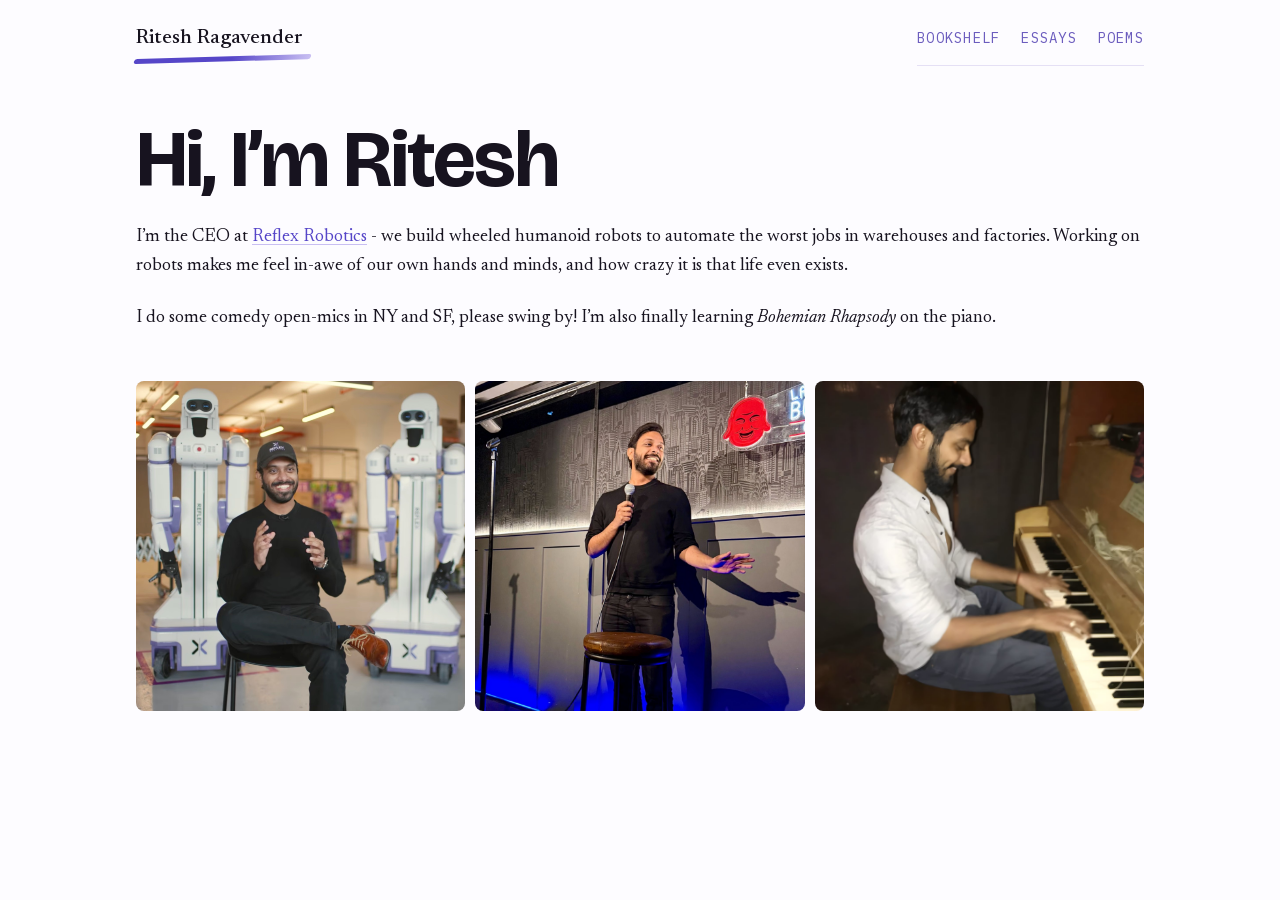
<file: index.html>
<!DOCTYPE html>
<html lang="en">
  
<head>
<meta charset="utf-8">
<meta name="viewport" content="width=device-width, initial-scale=1">

<title>Ritesh Ragavender</title>
<meta name="description" content="Ritesh Ragavender is the CEO
  of Reflex Robotics, which builds wheeled humanoid robots for
  warehouses and factories. Essays, poems and book notes.">
<link rel="canonical"
  href="https://riteshragavender.com/">

<link rel="icon" href="/assets/favicon.svg" type="image/svg+xml">
<link rel="stylesheet" href="/assets/style.css?v=13">
<script src="/js/typography.js" defer></script>
<script type="application/ld+json">
{
  "@context": "https://schema.org",
  "@type": "Person",
  "name": "Ritesh Ragavender",
  "url": "https://riteshragavender.com/",
  "jobTitle": "CEO",
  "worksFor": {
    "@type": "Organization",
    "name": "Reflex Robotics",
    "url": "https://www.reflexrobotics.com"
  }
}
</script>
</head>

<body>
<div class="wrap">

<nav class="top home">
  <a class="sig" href="/">Ritesh Ragavender</a>
  <div class="links">
    <a href="/bookshelf/">Bookshelf</a>
    <a href="/essays/">Essays</a>
    <a href="/poems/">Poems</a>
  </div>
</nav>

<header class="hero">
  <h1>Hi, I&rsquo;m Ritesh</h1>

  <div class="about-copy">
    <p>
      I&rsquo;m the CEO at <a href="https://www.reflexrobotics.com"
      target="_blank" rel="noopener">Reflex
      Robotics</a> - we build wheeled humanoid robots to automate
      the worst jobs in warehouses and factories.
      <span class="own-para-on-phone">Working on robots makes me feel
      in-awe of our own hands and minds, and how crazy it is that
      life even exists.</span>
    </p>
    <p>
      I do some comedy open-mics in NY and SF, please swing by!
      I&rsquo;m also finally learning <em>Bohemian Rhapsody</em> on the
      piano.
    </p>
  </div>

  <div class="photo-strip">
    <img src="/assets/img/landing/robots.jpg"
      alt="Ritesh seated between two Reflex Robotics robots in a
        warehouse"
      width="1500" height="1319">
    <img src="/assets/img/landing/standup.jpg" class="face-up"
      alt="Ritesh on stage with a microphone at a comedy club"
      width="1400" height="1935">
    <img src="/assets/img/landing/piano.jpg"
      alt="Ritesh playing an upright piano" width="1500"
      height="1498">
  </div>
</header>

<div class="quick-links">
  <a href="/bookshelf/">Bookshelf</a>
  <a href="/essays/">Essays</a>
  <a href="/poems/">Poems</a>
</div>

</div>
</body>
</html>
</file>
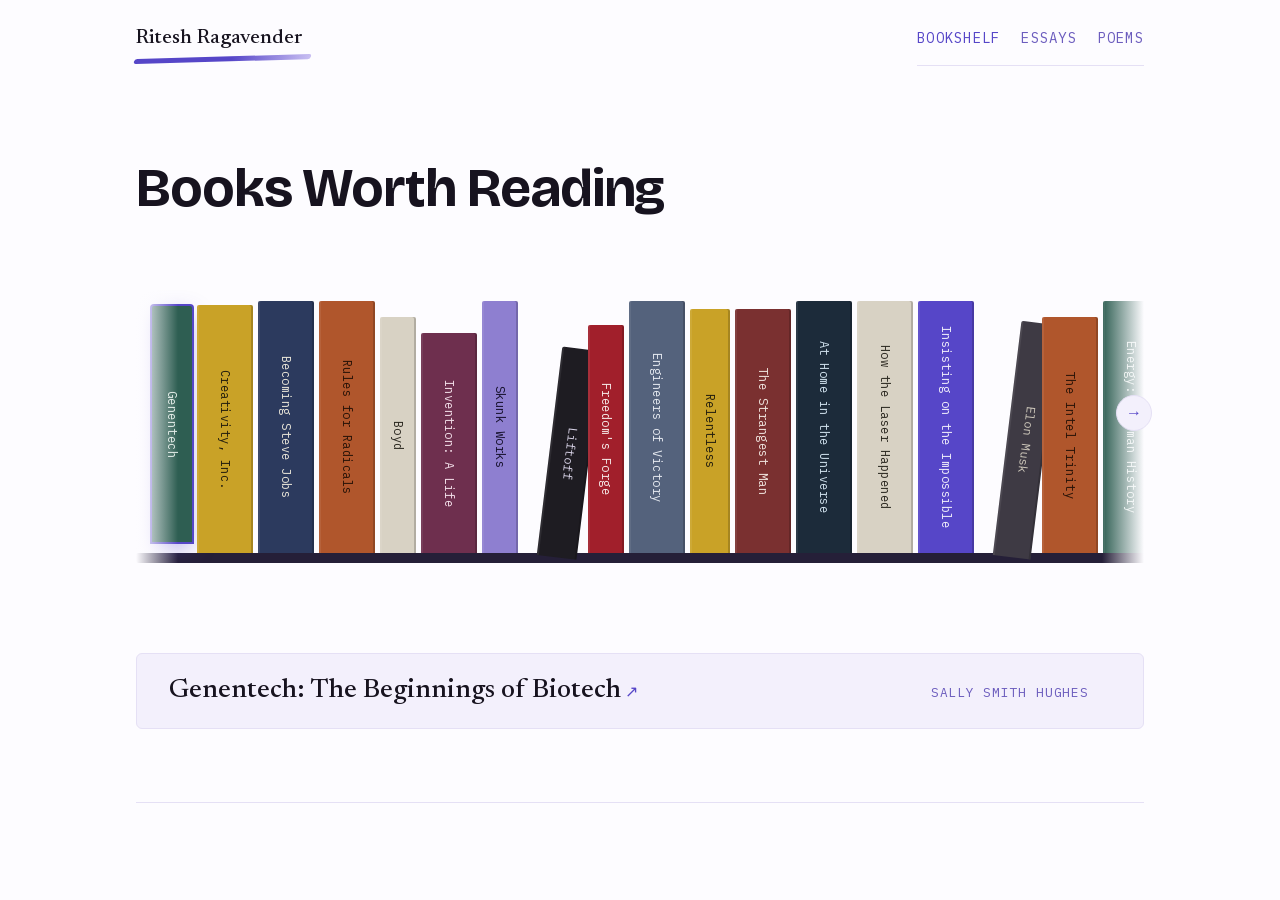
<file: bookshelf/index.html>
<!DOCTYPE html>
<html lang="en">
<head>
<meta charset="utf-8">
<meta name="viewport" content="width=device-width, initial-scale=1">
<title>Books Worth Reading</title>
<link rel="canonical"
  href="https://riteshragavender.com/bookshelf/">
<link rel="icon" href="/assets/favicon.svg" type="image/svg+xml">
<link rel="stylesheet" href="/assets/style.css?v=13">
<script src="/js/typography.js" defer></script>
<style>
/* The panel under the shelf shows only a title and an author. */
.book-log.shelf-mode summary { border-bottom:none; margin-bottom:0;
  padding:0; }
.book-log.shelf-mode .entry[open] { padding:1.2rem 2rem; }
.entry summary a { display:contents; color:inherit;
  text-decoration:none; }
.entry summary a span { pointer-events:auto; cursor:pointer; }
.entry summary a:hover .bt { color:var(--accent); }
.entry summary a .bt::after { content:' \2197'; font-size:.6em;
  color:var(--accent); }
/* The page title is shorter on a phone. */
.title-phone { display:none; }
@media (max-width:760px) {
  .title-wide { display:none; }
  .title-phone { display:inline; }
  .page-head h1 { margin-top:0; }
}
.book-log:not(.shelf-mode) summary { cursor:default; }
.book-log:not(.shelf-mode) summary::after { content:''; }
</style>
</head>
<body>
<div class="wrap">

<nav class="top">
  <a class="sig" href="/">Ritesh Ragavender</a>
  <div class="links">
    <a href="/bookshelf/" class="here">Bookshelf</a>
    <a href="/essays/">Essays</a>
    <a href="/poems/">Poems</a>
  </div>
</nav>

<div class="page-head">
  <h1><span class="title-wide">Books Worth Reading</span><span
    class="title-phone">Great Books</span></h1>
</div>

<section style="border-bottom:none; padding-top:0;">
  <div class="shelf-wrap">
<button class="shelf-nav prev" type="button"
  aria-label="Scroll shelf left">&larr;</button>
<div class="shelf-scroll"><div class="shelf-inner"><div class="shelf">
    <div class="book" role="button" data-idx="0"
      tabindex="0" style="background:#2E5E52; color:#DEEAE4; width:40px;
        height:236px;">Genentech</div>
    <div class="book" role="button" data-idx="1"
      tabindex="0" style="background:#C9A227; color:#241F0E; width:56px;
        height:248px;">Creativity, Inc.</div>
    <div class="book" role="button" data-idx="2"
      tabindex="0" style="background:#2C3A5E; color:#E8E4D8; width:56px;
        height:252px;">Becoming Steve Jobs</div>
    <div class="book" role="button" data-idx="3"
      tabindex="0" style="background:#B0562C; color:#2A1408; width:56px;
        height:252px;">Rules for Radicals</div>
    <div class="book" role="button" data-idx="4"
      tabindex="0" style="background:#D8D2C4; color:#2B2820; width:36px;
        height:236px;">Boyd</div>
    <div class="book" role="button" data-idx="5"
      tabindex="0" style="background:#6E2F4E; color:#F2DEE8; width:56px;
        height:220px;">Invention: A Life</div>
    <div class="book" role="button" data-idx="6"
      tabindex="0" style="background:#8E7FD0; color:#17122E; width:36px;
        height:252px;">Skunk Works</div>
    <div class="book lean" role="button" data-idx="7"
      tabindex="0" style="background:#1E1C22; color:#D9D4E8; width:40px;
        height:210px;">Liftoff</div>
    <div class="book" role="button" data-idx="8"
      tabindex="0" style="background:#A11F2B; color:#F5E9E7; width:36px;
        height:228px;">Freedom's Forge</div>
    <div class="book" role="button" data-idx="9"
      tabindex="0" style="background:#54627C; color:#E4E8EF; width:56px;
        height:252px;">Engineers of Victory</div>
    <div class="book" role="button" data-idx="10"
      tabindex="0" style="background:#C9A227; color:#241F0E; width:40px;
        height:244px;">Relentless</div>
    <div class="book" role="button" data-idx="11"
      tabindex="0" style="background:#7A3030; color:#EFE3DD; width:56px;
        height:244px;">The Strangest Man</div>
    <div class="book" role="button" data-idx="12"
      tabindex="0" style="background:#1C2B3A; color:#CFE0EC; width:56px;
        height:252px;">At Home in the Universe</div>
    <div class="book" role="button" data-idx="13"
      tabindex="0" style="background:#D8D2C4; color:#2B2820; width:56px;
        height:252px;">How the Laser Happened</div>
    <div class="book" role="button" data-idx="14"
      tabindex="0" style="background:#5646C8; color:#EFEDFA; width:56px;
        height:252px;">Insisting on the Impossible</div>
    <div class="book lean" role="button" data-idx="15"
      tabindex="0" style="background:#3E3A44; color:#CFC9BC; width:38px;
        height:236px;">Elon Musk</div>
    <div class="book" role="button" data-idx="16"
      tabindex="0" style="background:#B0562C; color:#2A1408; width:56px;
        height:236px;">The Intel Trinity</div>
    <div class="book" role="button" data-idx="17"
      tabindex="0" style="background:#2E5E52; color:#DEEAE4; width:56px;
        height:252px;">Energy: A Human History</div>
    <div class="book" role="button" data-idx="18"
      tabindex="0" style="background:#8E7FD0; color:#17122E; width:56px;
        height:252px;">The Prosperity Paradox</div>
    <div class="book" role="button" data-idx="19"
      tabindex="0" style="background:#2C3A5E; color:#E8E4D8; width:56px;
        height:252px;">Engines That Move Markets</div>
    <div class="book" role="button" data-idx="20"
      tabindex="0" style="background:#C9A227; color:#241F0E; width:56px;
        height:252px;">Love's Executioner</div>
    <div class="book" role="button" data-idx="21"
      tabindex="0" style="background:#6E2F4E; color:#F2DEE8; width:56px;
        height:248px;">From Third World to First</div>
    <div class="book lean" role="button" data-idx="22"
      tabindex="0" style="background:#54627C; color:#E4E8EF; width:40px;
        height:232px;">Morris Chang</div>
    <div class="book" role="button" data-idx="23"
      tabindex="0" style="background:#A11F2B; color:#F5E9E7; width:44px;
        height:244px;">The Algorithm</div>
    <div class="book" role="button" data-idx="24"
      tabindex="0" style="background:#1E1C22; color:#D9D4E8; width:44px;
        height:240px;">Cold Steel</div>
    <div class="book" role="button" data-idx="25"
      tabindex="0" style="background:#D8D2C4; color:#2B2820; width:44px;
        height:236px;">The Nvidia Way</div>
    <div class="book" role="button" data-idx="26"
      tabindex="0" style="background:#7A3030; color:#EFE3DD; width:60px;
        height:252px;">Maritime Economics</div>
    <div class="book" role="button" data-idx="27"
      tabindex="0" style="background:#5646C8; color:#EFEDFA; width:48px;
        height:244px;">American Icon</div>
    <div class="book" role="button" data-idx="28"
      tabindex="0" style="background:#C9A227; color:#241F0E; width:40px;
        height:232px;">Cable Cowboy</div>
  </div>
  <div class="shelf-board"></div></div></div>
<button class="shelf-nav next" type="button"
  aria-label="Scroll shelf right">&rarr;</button>
</div>
</section>
<section class="book-log">
  <details class="entry" name="books" data-book="genentech">
    <summary>
      <a href="https://www.amazon.com/dp/0226359182" target="_blank"
        rel="noopener">
        <span class="bt">Genentech: The Beginnings of Biotech</span>
        <span class="ba">Sally Smith Hughes</span>
      </a>
    </summary>
  </details>
  <details class="entry" name="books" data-book="creativity-inc">
    <summary>
      <a href="https://www.amazon.com/dp/0812993012" target="_blank"
        rel="noopener">
        <span class="bt">Creativity, Inc.</span>
        <span class="ba">Ed Catmull</span>
      </a>
    </summary>
  </details>
  <details class="entry" name="books" data-book="becoming-steve-jobs">
    <summary>
      <a href="https://www.amazon.com/dp/0385347405" target="_blank"
        rel="noopener">
        <span class="bt">Becoming Steve Jobs</span>
        <span class="ba">Schlender &amp; Tetzeli</span>
      </a>
    </summary>
  </details>
  <details class="entry" name="books" data-book="rules-for-radicals">
    <summary>
      <a href="https://www.amazon.com/dp/0394717368" target="_blank"
        rel="noopener">
        <span class="bt">Rules for Radicals</span>
        <span class="ba">Saul Alinsky</span>
      </a>
    </summary>
  </details>
  <details class="entry" name="books" data-book="boyd-the-fighter-pilot">
    <summary>
      <a href="https://www.amazon.com/dp/0316881465" target="_blank"
        rel="noopener">
        <span class="bt">Boyd</span>
        <span class="ba">Robert Coram</span>
      </a>
    </summary>
  </details>
  <details class="entry" name="books" data-book="invention-a-life">
    <summary>
      <a href="https://www.amazon.com/dp/1982188421" target="_blank"
        rel="noopener">
        <span class="bt">Invention: A Life</span>
        <span class="ba">James Dyson</span>
      </a>
    </summary>
  </details>
  <details class="entry" name="books" data-book="skunk-works">
    <summary>
      <a href="https://www.amazon.com/dp/0316743003" target="_blank"
        rel="noopener">
        <span class="bt">Skunk Works</span>
        <span class="ba">Ben Rich</span>
      </a>
    </summary>
  </details>
  <details class="entry" name="books" data-book="liftoff">
    <summary>
      <a href="https://www.amazon.com/dp/0062979973" target="_blank"
        rel="noopener">
        <span class="bt">Liftoff</span>
        <span class="ba">Eric Berger</span>
      </a>
    </summary>
  </details>
  <details class="entry" name="books" data-book="freedoms-forge">
    <summary>
      <a href="https://www.amazon.com/dp/1400069645" target="_blank"
        rel="noopener">
        <span class="bt">Freedom&rsquo;s Forge</span>
        <span class="ba">Arthur Herman</span>
      </a>
    </summary>
  </details>
  <details class="entry" name="books" data-book="engineers-of-victory">
    <summary>
      <a href="https://www.amazon.com/dp/1400067618" target="_blank"
        rel="noopener">
        <span class="bt">Engineers of Victory</span>
        <span class="ba">Paul Kennedy</span>
      </a>
    </summary>
  </details>
  <details class="entry" name="books" data-book="relentless">
    <summary>
      <a href="https://www.amazon.com/dp/1476714207" target="_blank"
        rel="noopener">
        <span class="bt">Relentless</span>
        <span class="ba">Tim Grover</span>
      </a>
    </summary>
  </details>
  <details class="entry" name="books" data-book="the-strangest-man">
    <summary>
      <a href="https://www.amazon.com/dp/0571222781" target="_blank"
        rel="noopener">
        <span class="bt">The Strangest Man</span>
        <span class="ba">Graham Farmelo</span>
      </a>
    </summary>
  </details>
  <details class="entry" name="books" data-book="at-home-in-the-universe">
    <summary>
      <a href="https://www.amazon.com/dp/0140174141" target="_blank"
        rel="noopener">
        <span class="bt">At Home in the Universe</span>
        <span class="ba">Stuart Kauffman</span>
      </a>
    </summary>
  </details>
  <details class="entry" name="books" data-book="how-the-laser-happened">
    <summary>
      <a href="https://www.amazon.com/dp/0195153766" target="_blank"
        rel="noopener">
        <span class="bt">How the Laser Happened</span>
        <span class="ba">Charles Townes</span>
      </a>
    </summary>
  </details>
  <details class="entry" name="books" data-book="insisting-on-the-impossible">
    <summary>
      <a href="https://www.amazon.com/dp/0738201901" target="_blank"
        rel="noopener">
        <span class="bt">Insisting on the Impossible</span>
        <span class="ba">Victor McElheny</span>
      </a>
    </summary>
  </details>
  <details class="entry" name="books" data-book="elon-musk">
    <summary>
      <a href="https://www.amazon.com/dp/1982181281" target="_blank"
        rel="noopener">
        <span class="bt">Elon Musk</span>
        <span class="ba">Walter Isaacson</span>
      </a>
    </summary>
  </details>
  <details class="entry" name="books" data-book="the-intel-trinity">
    <summary>
      <a href="https://www.amazon.com/dp/0062226762" target="_blank"
        rel="noopener">
        <span class="bt">The Intel Trinity</span>
        <span class="ba">Michael Malone</span>
      </a>
    </summary>
  </details>
  <details class="entry" name="books" data-book="energy-a-human-history">
    <summary>
      <a href="https://www.amazon.com/dp/1501105353" target="_blank"
        rel="noopener">
        <span class="bt">Energy: A Human History</span>
        <span class="ba">Richard Rhodes</span>
      </a>
    </summary>
  </details>
  <details class="entry" name="books" data-book="the-prosperity-paradox">
    <summary>
      <a href="https://www.amazon.com/dp/0062946730" target="_blank"
        rel="noopener">
        <span class="bt">The Prosperity Paradox</span>
        <span class="ba">Christensen, Ojomo &amp; Dillon</span>
      </a>
    </summary>
  </details>
  <details class="entry" name="books" data-book="engines-that-move-markets">
    <summary>
      <a href="https://www.amazon.com/dp/0471205958" target="_blank"
        rel="noopener">
        <span class="bt">Engines That Move Markets</span>
        <span class="ba">Alasdair Nairn</span>
      </a>
    </summary>
  </details>
  <details class="entry" name="books" data-book="love-executioner">
    <summary>
      <a href="https://www.amazon.com/dp/0060958340" target="_blank"
        rel="noopener">
        <span class="bt">Love&rsquo;s Executioner</span>
        <span class="ba">Irvin D. Yalom</span>
      </a>
    </summary>
  </details>
  <details class="entry" name="books" data-book="from-third-world-to-first">
    <summary>
      <a href="https://www.amazon.com/dp/0060197765" target="_blank"
        rel="noopener">
        <span class="bt">From Third World to First</span>
        <span class="ba">Lee Kuan Yew</span>
      </a>
    </summary>
  </details>
  <details class="entry" name="books" data-book="morris-chang-autobiography">
    <summary>
      <a href="https://www.amazon.com/dp/6263559675" target="_blank"
        rel="noopener">
        <span class="bt">The Autobiography of Morris Chang</span>
        <span class="ba">Morris Chang</span>
      </a>
    </summary>
  </details>
  <details class="entry" name="books" data-book="the-algorithm">
    <summary>
      <a href="https://www.amazon.com/dp/B0FGJZLZKG" target="_blank"
        rel="noopener">
        <span class="bt">The Algorithm</span>
        <span class="ba">Jon McNeill</span>
      </a>
    </summary>
  </details>
  <details class="entry" name="books" data-book="cold-steel">
    <summary>
      <a href="https://www.amazon.com/dp/0349120978" target="_blank"
        rel="noopener">
        <span class="bt">Cold Steel</span>
        <span class="ba">Bouquet &amp; Ousey</span>
      </a>
    </summary>
  </details>
  <details class="entry" name="books" data-book="the-nvidia-way">
    <summary>
      <a href="https://www.amazon.com/dp/1324086718" target="_blank"
        rel="noopener">
        <span class="bt">The Nvidia Way</span>
        <span class="ba">Tae Kim</span>
      </a>
    </summary>
  </details>
  <details class="entry" name="books" data-book="maritime-economics">
    <summary>
      <a href="https://www.amazon.com/dp/0415275571" target="_blank"
        rel="noopener">
        <span class="bt">Maritime Economics</span>
        <span class="ba">Martin Stopford</span>
      </a>
    </summary>
  </details>
  <details class="entry" name="books" data-book="american-icon">
    <summary>
      <a href="https://www.amazon.com/dp/0307886069" target="_blank"
        rel="noopener">
        <span class="bt">American Icon</span>
        <span class="ba">Bryce Hoffman</span>
      </a>
    </summary>
  </details>
  <details class="entry" name="books" data-book="cable-cowboy">
    <summary>
      <a href="https://www.amazon.com/dp/047123639X" target="_blank"
        rel="noopener">
        <span class="bt">Cable Cowboy</span>
        <span class="ba">Mark Robichaux</span>
      </a>
    </summary>
  </details>
</section>



</div>
<script src="/js/bookshelf.js" defer></script>
</body>
</html>
</file>
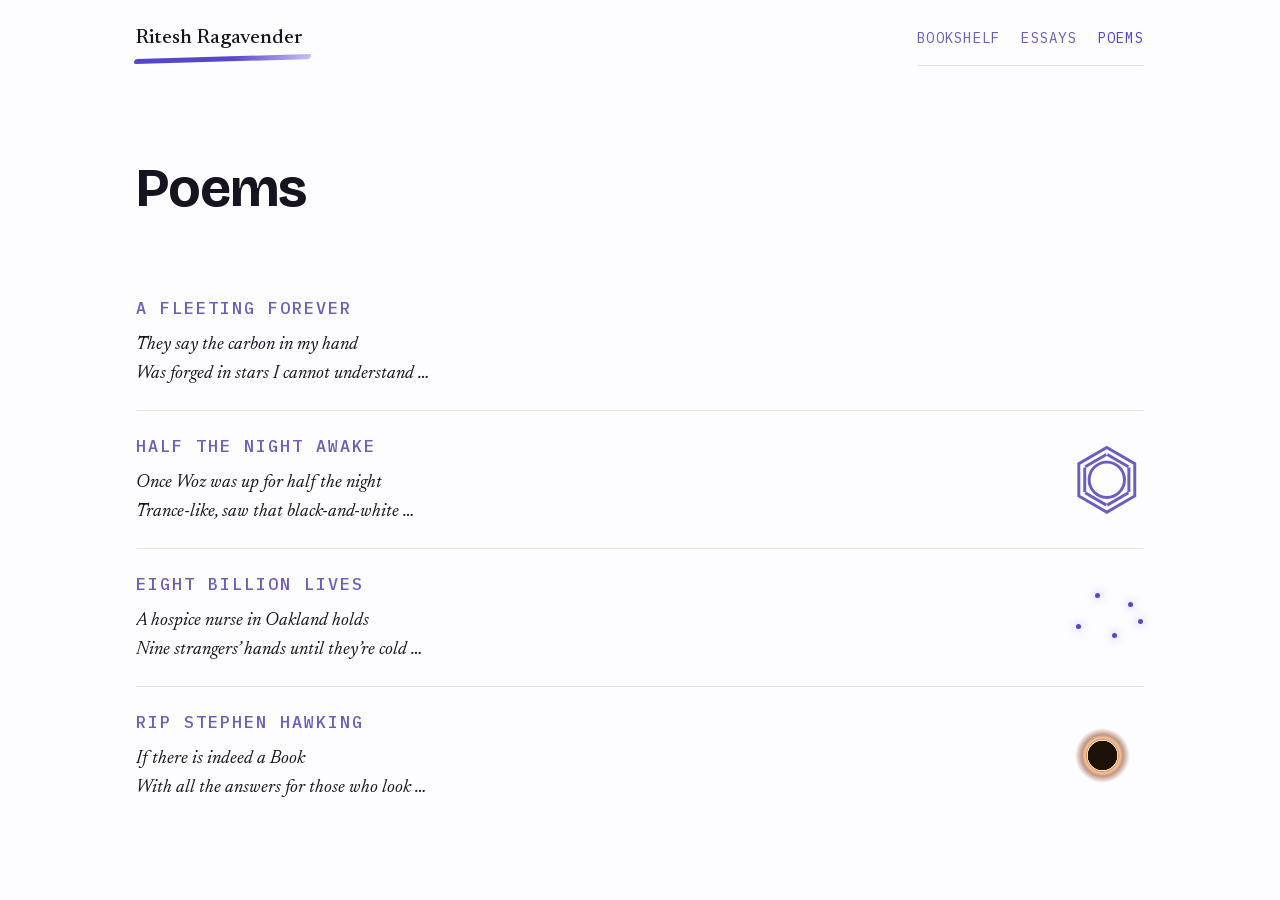
<file: poems/index.html>
<!DOCTYPE html>
<html lang="en">
<head>
<meta charset="utf-8">
<meta name="viewport" content="width=device-width, initial-scale=1">
<title>Poems</title>
<link rel="canonical"
  href="https://riteshragavender.com/poems/">
<link rel="icon" href="/assets/favicon.svg" type="image/svg+xml">
<link rel="stylesheet" href="/assets/style.css?v=13">
<script src="/js/typography.js" defer></script>

<style>
/* one small animation per row, sitting where the essay list
   puts its reading-time meta — far right, centered on the row
   &mdash; each a miniature of the visual on the poem's own page
   (the Fleeting Forever fireworks, the Half the Night Awake
   benzene ring, the Eight Billion Lives starfield, the Stephen
   Hawking black hole) rather than anything new. */
.pc-icon { grid-column:2; grid-row:1 / span 2; align-self:center;
  width:4.6rem; height:4.6rem; position:relative;
  display:inline-block; }

/* fireworks burst — two bursts on the same element, offset by
   half the cycle, so one is always mid-burst while the other
   fades. a single burst has a dead quarter (75%-100%, opacity
   flat at 0) that would otherwise leave the icon empty. */
.pc-icon-fw { font-size:1.7rem; }
.pc-icon-fw::before, .pc-icon-fw::after { content:'';
  position:absolute; left:50%; top:50%;
  width:.3em; height:.3em; margin:-.15em;
  border-radius:50%; background:#F2C568; opacity:0;
  box-shadow:
    0 -.62em 0 #F2C568, .44em -.44em 0 #FFE9BC,
    .62em 0 0 #F2C568, .44em .44em 0 #FFE9BC,
    0 .62em 0 #F2C568, -.44em .44em 0 #FFE9BC,
    -.62em 0 0 #F2C568, -.44em -.44em 0 #FFE9BC;
  animation:pc-burst 3s ease-out infinite; }
.pc-icon-fw::after { animation-delay:-1.5s; }
@keyframes pc-burst {
  0% { transform:scale(.1); opacity:0; }
  15% { opacity:1; }
  55% { transform:scale(1); opacity:.55; }
  75%, 100% { transform:scale(1.25); opacity:0; } }

/* Kekule benzene ring */
.pc-icon-ring { fill:none; stroke:var(--muted); stroke-width:4; }
.pc-icon-ring .pcb-a { animation:pc-kek-a 5s ease-in-out infinite; }
.pc-icon-ring .pcb-b { animation:pc-kek-b 5s ease-in-out infinite; }
@keyframes pc-kek-a { 0%, 42% { opacity:1; } 58%, 100% { opacity:0; } }
@keyframes pc-kek-b { 0%, 42% { opacity:0; } 58%, 100% { opacity:1; } }

/* starfield twinkle */
.pc-icon-life i { position:absolute; width:5px; height:5px;
  border-radius:50%; background:var(--accent);
  box-shadow:0 0 .5rem
    color-mix(in srgb, var(--accent) 60%, transparent);
  animation:pc-twinkle 2.6s ease-in-out infinite; }
.pc-icon-life i:nth-child(1) { left:8%;  top:58%; animation-delay:-.2s; }
.pc-icon-life i:nth-child(2) { left:34%; top:16%; animation-delay:-1.1s; }
.pc-icon-life i:nth-child(3) { left:56%; top:70%; animation-delay:-.6s; }
.pc-icon-life i:nth-child(4) { left:78%; top:28%; animation-delay:-1.8s; }
.pc-icon-life i:nth-child(5) { left:92%; top:52%; animation-delay:-.9s; }
@keyframes pc-twinkle { 0%, 100% { opacity:.25; } 50% { opacity:.95; } }

/* black hole glow */
.pc-icon-hole { border-radius:50%;
  width:5.2rem; height:5.2rem;
  --ember:#E8944D; --ember-deep:#8F4522;
  background:radial-gradient(closest-side,
    color-mix(in srgb, var(--ember) 12%, #000) 0 35%,
    color-mix(in srgb, var(--ember) 30%, #fff) 36% 37%,
    var(--ember) 38.5%,
    color-mix(in srgb, var(--ember) 55%, transparent) 42%,
    color-mix(in srgb, var(--ember-deep) 55%, transparent) 50%,
    transparent 66%);
  animation:pc-radiate 4s ease-in-out infinite; }
@keyframes pc-radiate { 0%, 100% { opacity:.7; } 50% { opacity:1; } }

/* On a phone a poem title stays on one line.
   The gap to the icon shrinks and the type scales to fit.
   The longest title is 20 characters, about 14em wide. */
@media (max-width:760px) {
  .poem-card { column-gap:1rem; }
  .poem-card h3 { white-space:nowrap; letter-spacing:.08em;
    font-size:min(1.05rem, calc((100vw - 10.1rem) / 14)); }
}
@media (prefers-reduced-motion:reduce) {
  .pc-icon-fw::before, .pc-icon-ring .pcb-a, .pc-icon-ring .pcb-b,
  .pc-icon-life i, .pc-icon-hole { animation:none !important; }
}
</style>

</head>
<body>
<div class="wrap">

<nav class="top">
  <a class="sig" href="/">Ritesh Ragavender</a>
  <div class="links">
    <a href="/bookshelf/">Bookshelf</a>
    <a href="/essays/">Essays</a>
    <a href="/poems/" class="here">Poems</a>
  </div>
</nav>

<div class="page-head list-head">
  <h1>Poems</h1>
</div>

<section style="border-bottom:none; padding-top:0;">
  <div class="poems">
    <a class="poem-card" href="/poems/fleeting-forever/">
      <h3>A Fleeting Forever</h3>
      <pre>They say the carbon in my hand
Was forged in stars I cannot understand &hellip;</pre>
      <span class="pc-icon pc-icon-fw" aria-hidden="true"></span>
    </a>
    <a class="poem-card" href="/poems/half-awake-night/">
      <h3>Half the Night Awake</h3>
      <pre>Once Woz was up for half the night
Trance-like, saw that black-and-white &hellip;</pre>
      <svg class="pc-icon pc-icon-ring" viewBox="0 0 100 100"
        aria-hidden="true">
        <polygon points="50,6 88,28 88,72 50,94 12,72 12,28"/>
        <circle cx="50" cy="50" r="24"/>
        <g class="pcb pcb-a">
          <line x1="50.6" y1="15.6" x2="79.4" y2="32.3"/>
          <line x1="79.4" y1="67.7" x2="50.6" y2="84.4"/>
          <line x1="20.0" y1="66.7" x2="20.0" y2="33.3"/>
        </g>
        <g class="pcb pcb-b">
          <line x1="80.0" y1="33.3" x2="80.0" y2="66.7"/>
          <line x1="49.4" y1="84.4" x2="20.6" y2="67.7"/>
          <line x1="20.6" y1="32.3" x2="49.4" y2="15.6"/>
        </g>
      </svg>
    </a>
    <a class="poem-card" href="/poems/eight-billion-lives/">
      <h3>Eight Billion Lives</h3>
      <pre>A hospice nurse in Oakland holds
Nine strangers&rsquo; hands until they&rsquo;re cold &hellip;</pre>
      <span class="pc-icon pc-icon-life" aria-hidden="true">
        <i></i><i></i><i></i><i></i><i></i>
      </span>
    </a>
    <a class="poem-card" href="/poems/stephen-hawking/">
      <h3>RIP Stephen Hawking</h3>
      <pre>If there is indeed a Book
With all the answers for those who look &hellip;</pre>
      <span class="pc-icon pc-icon-hole" aria-hidden="true"></span>
    </a>

  </div>
</section>

</div>
</body>
</html>
</file>
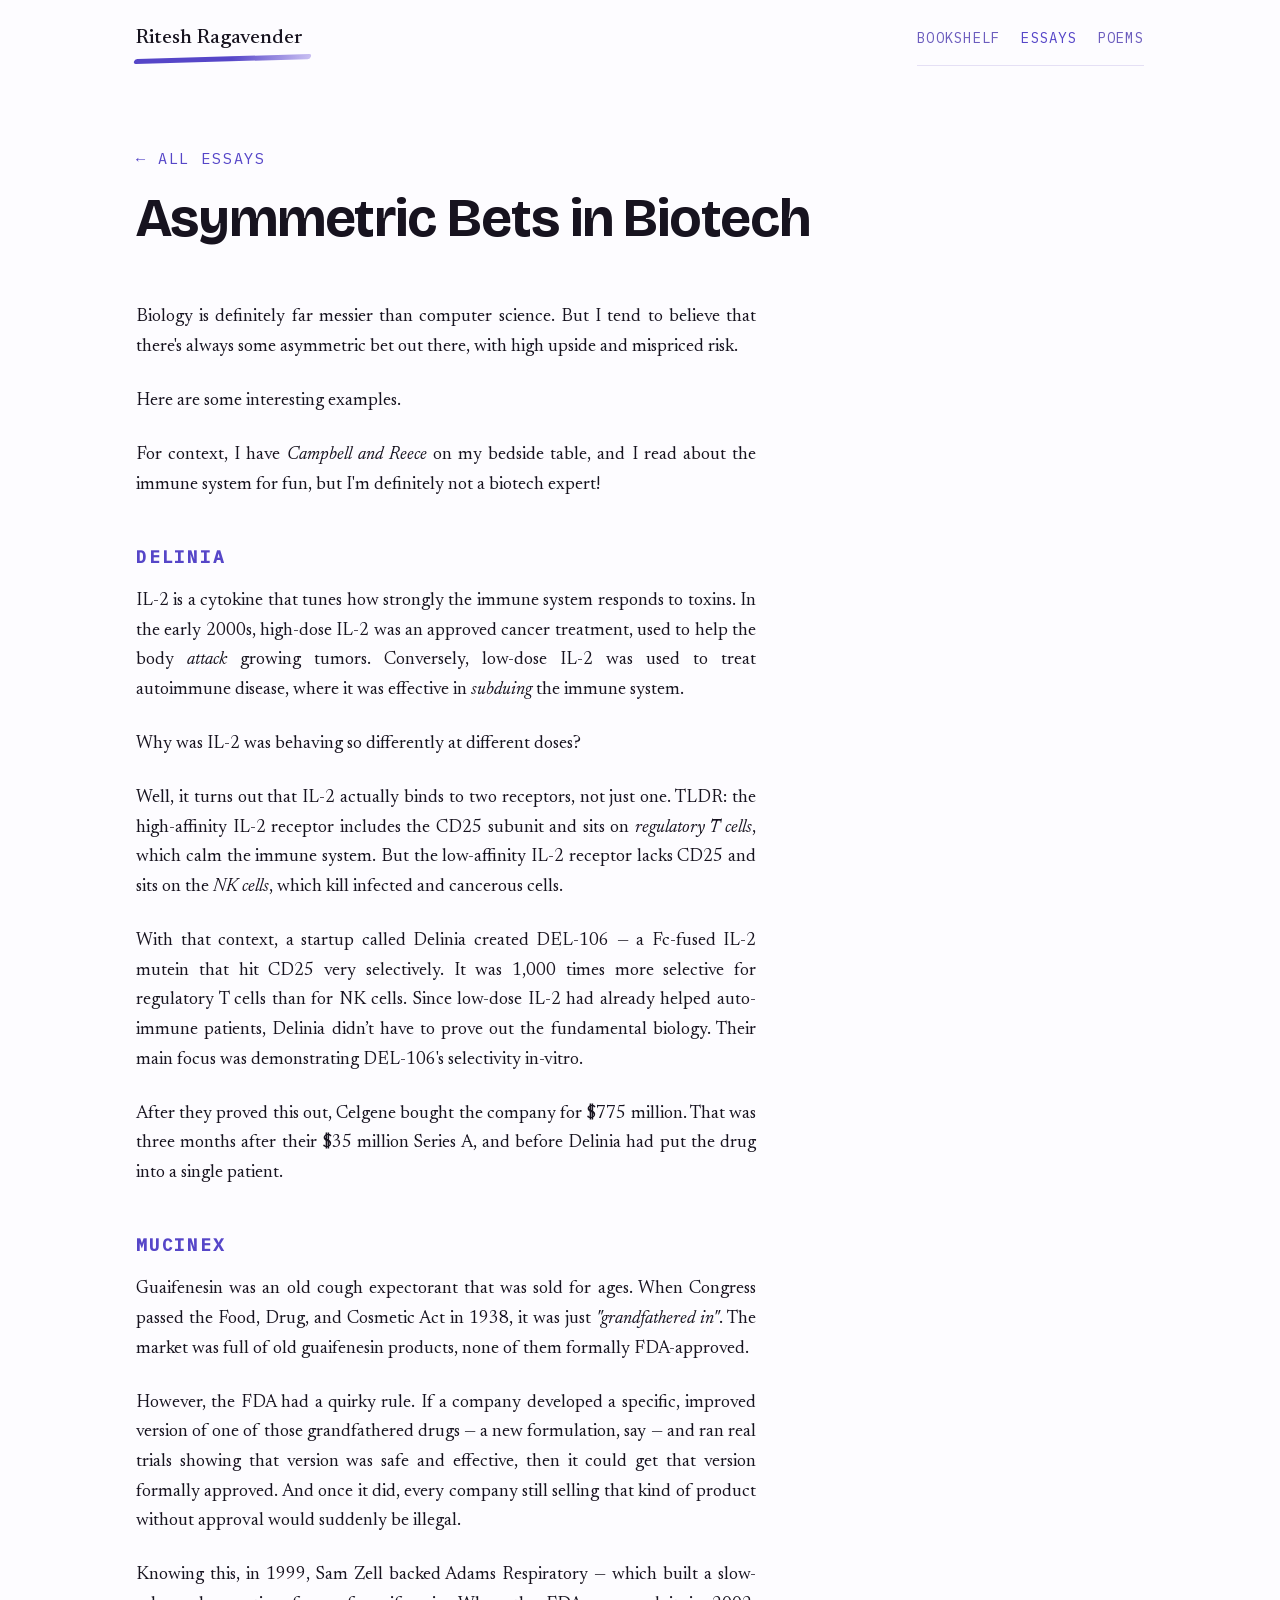
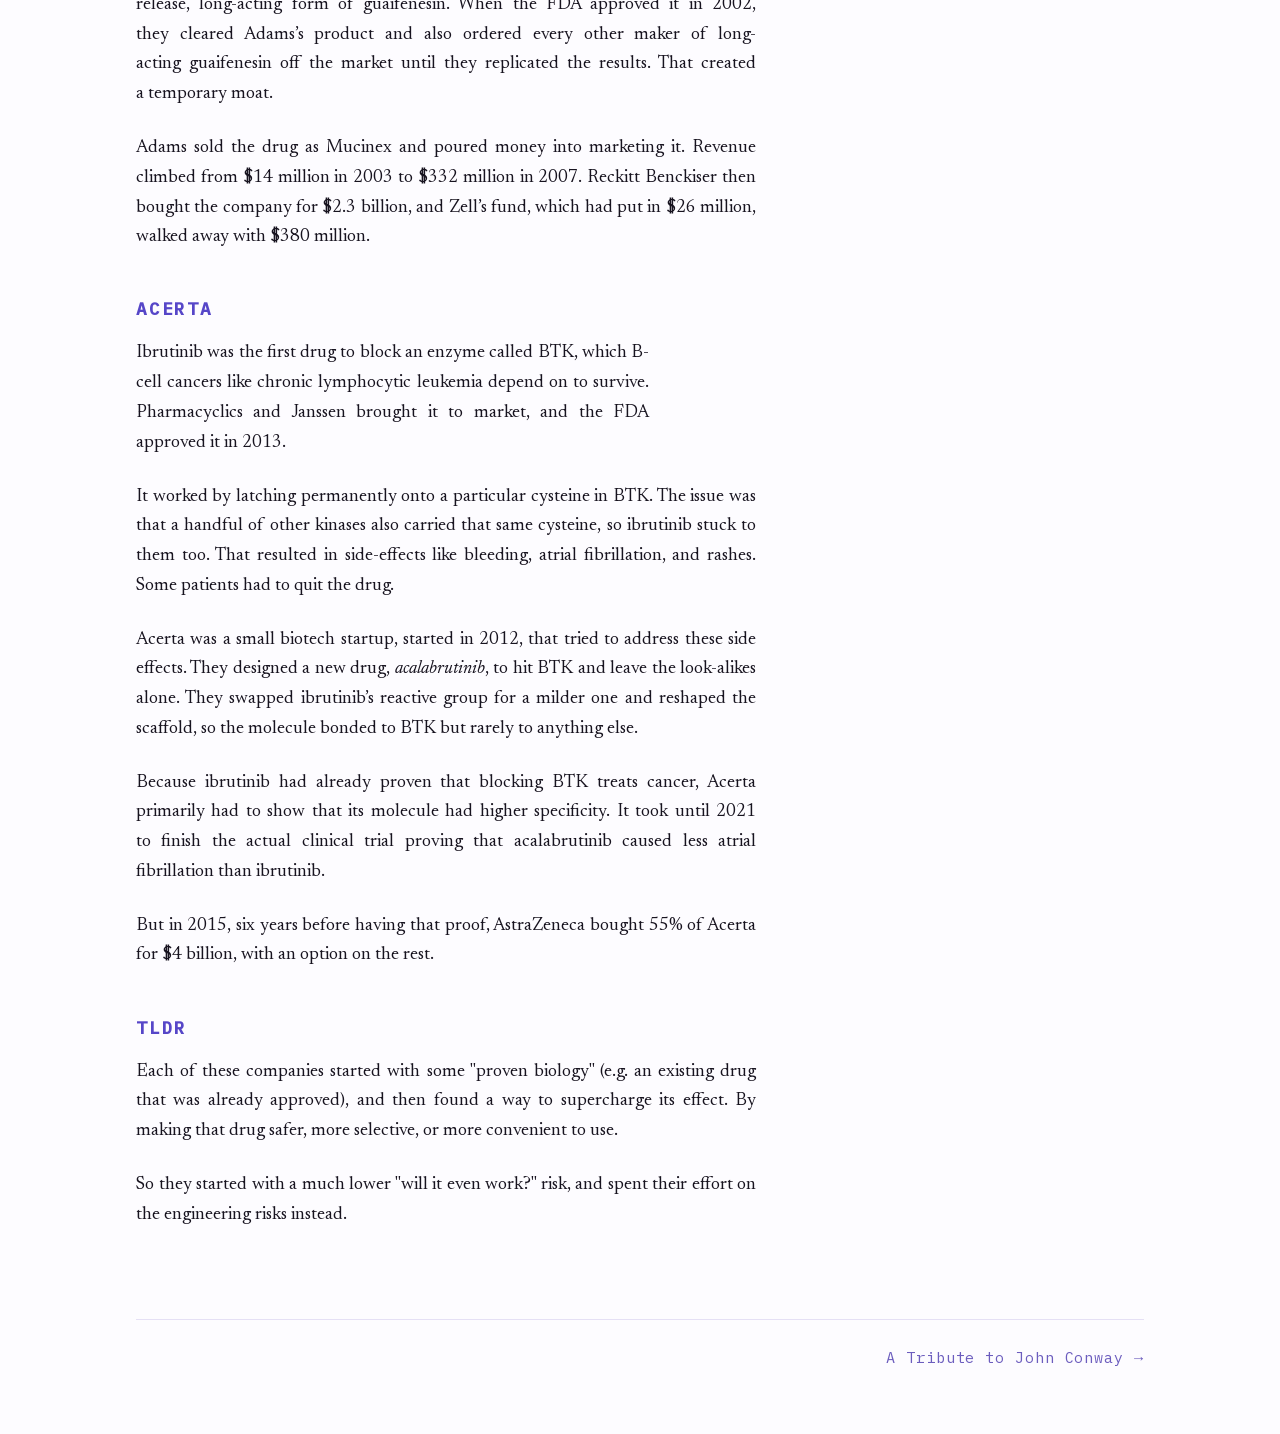
<file: essays/asymmetric-biotech/index.html>
<!DOCTYPE html>
<html lang="en">
<head>
<meta charset="utf-8">
<meta name="viewport" content="width=device-width, initial-scale=1">
<title>Asymmetric Bets in Biotech</title>
<link rel="canonical"
  href="https://riteshragavender.com/essays/asymmetric-biotech/">
<link rel="icon" href="/assets/favicon.svg" type="image/svg+xml">
<link rel="stylesheet" href="/assets/style.css?v=13">
<script src="/js/typography.js" defer></script>
</head>
<body>
<div class="wrap">

<nav class="top">
  <a class="sig" href="/">Ritesh Ragavender</a>
  <div class="links">
    <a href="/bookshelf/">Bookshelf</a>
    <a href="/essays/" class="here">Essays</a>
    <a href="/poems/">Poems</a>
  </div>
</nav>

<div class="page-head">
  <a class="crumb" href="/essays/">← All essays</a>
  <h1>Asymmetric Bets in Biotech</h1>
</div>

<div class="prose">

<p>Biology is definitely far messier than computer science. But I
tend to believe that there's always some asymmetric bet out there, 
with high upside and mispriced risk.</p>
  
<p>Here are some interesting examples.</p>

<p>For context, I have <em>Campbell and Reece</em> on my bedside table, 
and I read about the immune system for fun, but I'm definitely not a 
biotech expert!</p>

<h2>Delinia</h2>

<p>IL-2 is a cytokine that tunes how strongly the immune system responds
to toxins. In the early 2000s, high-dose IL-2 was an approved cancer 
treatment, used to help the body <em>attack</em> growing tumors. 
Conversely, low-dose IL-2 was used to treat autoimmune disease, where 
it was effective in <em>subduing</em> the immune system.</p>

<p>Why was IL-2 was behaving so differently at different doses?</p> 
  
<p>Well, it turns out that IL-2 actually binds to two receptors, not 
just one. TLDR: the high-affinity IL-2 receptor includes the CD25 subunit 
and sits on <em>regulatory T cells</em>, which calm the immune system. But 
the low-affinity IL-2 receptor lacks CD25 and sits on the <em>NK cells</em>,
which kill infected and cancerous cells.</p>

<p>With that context, a startup called Delinia created DEL-106 &mdash;
a Fc-fused IL-2 mutein that hit CD25 very selectively. It was 1,000 
times more selective for regulatory T cells than for NK cells. Since 
low-dose IL-2 had already helped auto-immune patients, Delinia 
didn&rsquo;t have to prove out the fundamental biology. Their main
focus was demonstrating DEL-106's selectivity in-vitro.</p>

<p>After they proved this out, Celgene bought the company for $775 million. 
That was three months after their $35 million Series A, and before 
Delinia had put the drug into a single patient.</p>

<h2>Mucinex</h2>

<p>Guaifenesin was an old cough expectorant that was sold for ages. When 
Congress passed the Food, Drug, and Cosmetic Act in 1938, it was just 
<em>"grandfathered in"</em>. The market was full of old guaifenesin 
products, none of them formally FDA-approved. </p>

<p>However, the FDA had a quirky rule. If a company developed a specific,
improved version of one of those grandfathered drugs &mdash; a new
formulation, say &mdash; and ran real trials showing that version
was safe and effective, then it could get that version formally 
approved. And once it did, every company still selling that kind 
of product without approval would suddenly be illegal.</p> 

<p>Knowing this, in 1999, Sam Zell backed Adams Respiratory &mdash; which 
built a slow-release, long-acting form of guaifenesin. When the FDA 
approved it in 2002, they cleared Adams&rsquo;s product and also ordered 
every other maker of long-acting guaifenesin off the market until they 
replicated the results. That created a temporary moat.</p>

<p>Adams sold the drug as Mucinex and poured money into marketing
it. Revenue climbed from $14 million in 2003 to $332 million in
2007. Reckitt Benckiser then bought the company for $2.3 billion,
and Zell&rsquo;s fund, which had put in $26 million, walked away
with $380 million.</p>

<h2>Acerta</h2>

<p>Ibrutinib was the first drug to block an enzyme called BTK, which
B-cell cancers like chronic lymphocytic leukemia depend on to survive. 
Pharmacyclics and Janssen brought it to market, and the FDA approved 
it in 2013.</p>

<p>It worked by latching permanently onto a particular cysteine in BTK. 
The issue was that a handful of other kinases also carried that same 
cysteine, so ibrutinib stuck to them too. That resulted in side-effects
like bleeding, atrial fibrillation, and rashes. Some patients had to quit 
the drug.</p>

<p>Acerta was a small biotech startup, started in 2012, that tried to 
address these side effects. They designed a new drug, <em>acalabrutinib</em>, 
to hit BTK and leave the look-alikes alone. They swapped ibrutinib&rsquo;s 
reactive group for a milder one and reshaped the scaffold, so the molecule 
bonded to BTK but rarely to anything else.</p>

<p>Because ibrutinib had already proven that blocking BTK treats cancer, 
Acerta primarily had to show that its molecule had higher specificity. 
It took until 2021 to finish the actual clinical trial proving that 
acalabrutinib caused less atrial fibrillation than ibrutinib.</p>

<p>But in 2015, six years before having that proof, AstraZeneca bought 
55% of Acerta for $4 billion, with an option on the rest.</p>

<h2>TLDR</h2>

<p>Each of these companies started with some "proven biology" (e.g. an 
existing drug that was already approved), and then found a way to 
supercharge its effect. By making that drug safer, more selective, 
or more convenient to use.</p>

<p>So they started with a much lower "will it even work?" risk,
and spent their effort on the engineering risks instead.</p>

</div>

<div class="pn">
  <span></span>
  <a href="/essays/john-conway/">A Tribute to John Conway →</a>
</div>

</div>
</body>
</html>
</file>
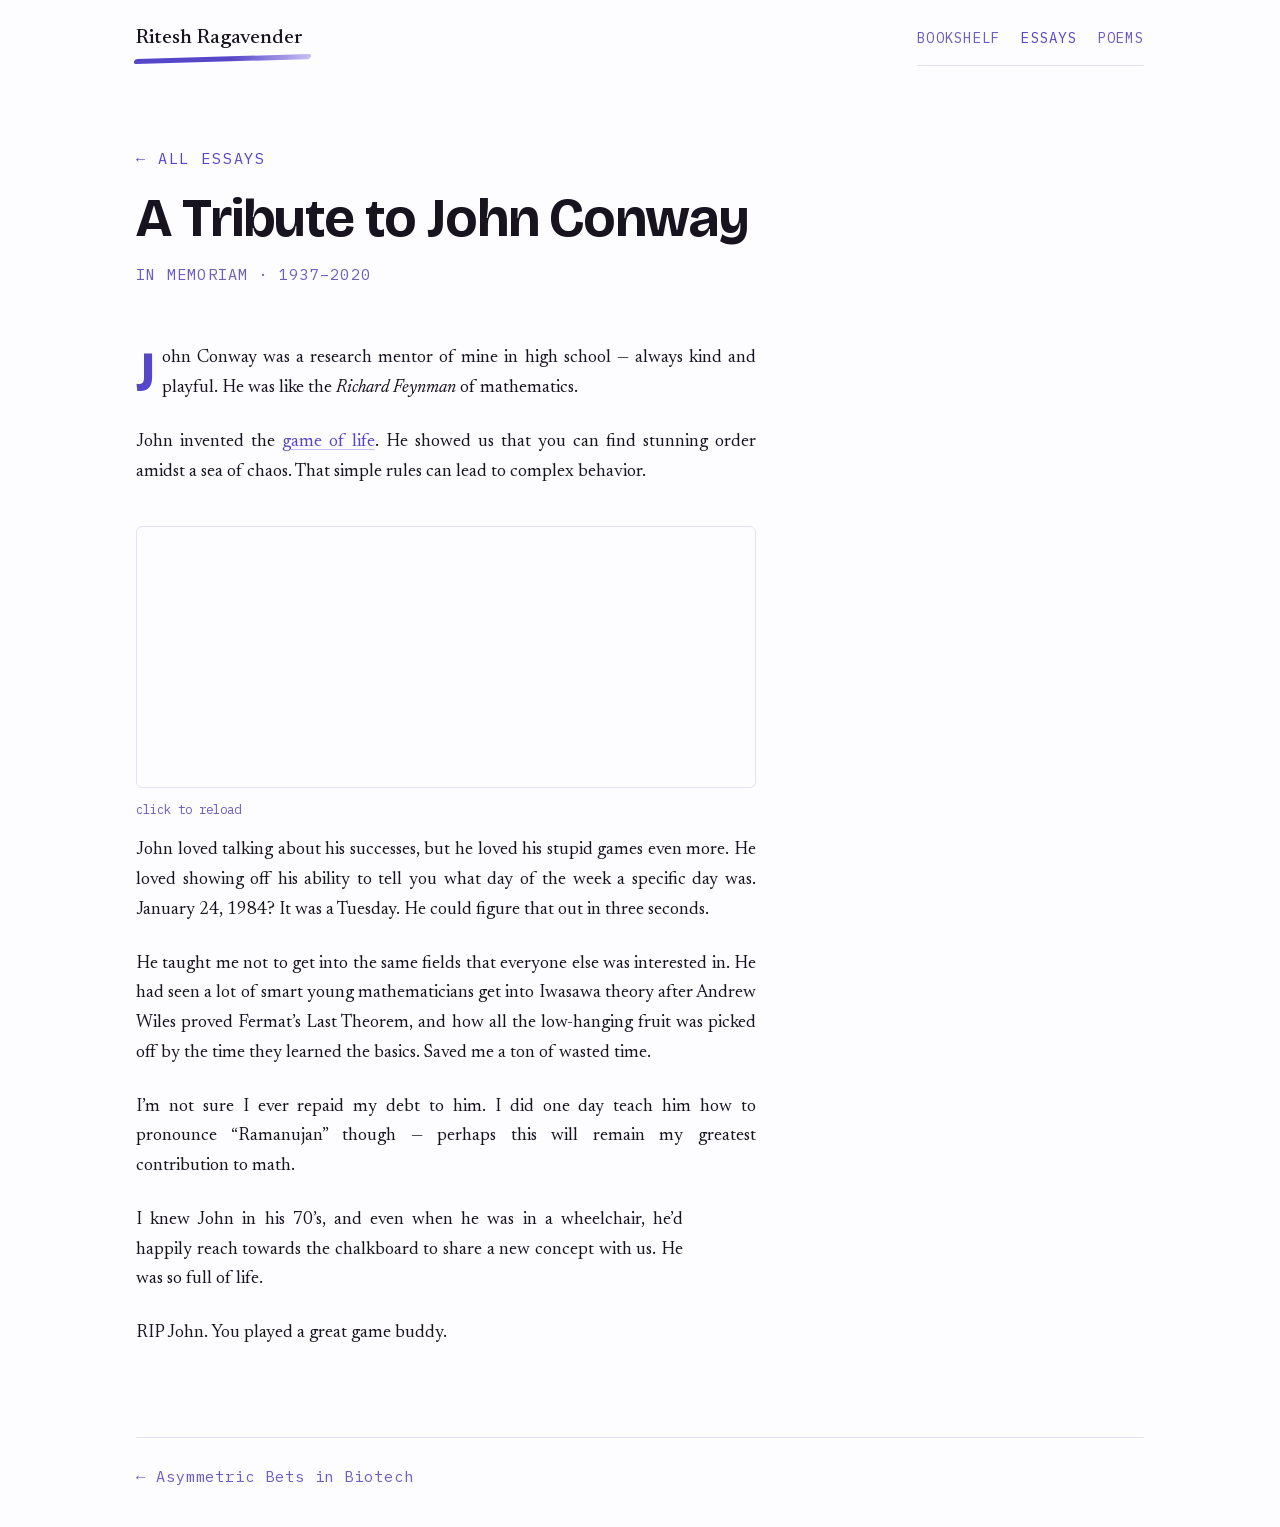
<file: essays/john-conway/index.html>
<!DOCTYPE html>
<html lang="en">
<head>
<meta charset="utf-8">
<meta name="viewport" content="width=device-width, initial-scale=1">
<title>A Tribute to John Conway</title>
<link rel="canonical"
  href="https://riteshragavender.com/essays/john-conway/">
<link rel="icon" href="/assets/favicon.svg" type="image/svg+xml">
<link rel="stylesheet" href="/assets/style.css?v=13">
<script src="/js/typography.js" defer></script>
</head>
<body>
<div class="wrap">

<nav class="top">
  <a class="sig" href="/">Ritesh Ragavender</a>
  <div class="links">
    <a href="/bookshelf/">Bookshelf</a>
    <a href="/essays/" class="here">Essays</a>
    <a href="/poems/">Poems</a>
  </div>
</nav>

<div class="page-head">
  <a class="crumb" href="/essays/">← All essays</a>
  <h1>A Tribute to John Conway</h1>
  <p class="meta"><span class="tag">IN MEMORIAM · 1937–2020</span></p>
</div>

<div class="prose">
<p class="opener">
John Conway was a research mentor of mine in high school — always kind
and playful. He was like the <em>Richard Feynman</em> of mathematics.
</p>

<p>John invented the
  <a href="https://en.wikipedia.org/wiki/Conway%27s_Game_of_Life"
  target="_blank" rel="noopener">game of life</a>. He showed us that you 
  can find stunning order amidst a sea of chaos. That simple rules can 
  lead to complex behavior.
</p>

<div id="gol" class="gol"></div>
<p class="gol-cap" id="gol-cap">click to reload</p>

<p>John loved talking about his successes, but he loved his stupid games
even more. He loved showing off his ability to tell you what day of the
week a specific day was. January 24, 1984? It was a Tuesday. He could
figure that out in three seconds.</p>

<p>He taught me not to get into the same fields that everyone else was
interested in. He had seen a lot of smart young mathematicians get into
Iwasawa theory after Andrew Wiles proved Fermat&rsquo;s Last Theorem, and
how all the low-hanging fruit was picked off by the time they learned the
basics. Saved me a ton of wasted time.</p>

<p>I&rsquo;m not sure I ever repaid my debt to him. I did one day teach him
how to pronounce &ldquo;Ramanujan&rdquo; though — perhaps this will
remain my greatest contribution to math.</p>

<p>I knew John in his 70&rsquo;s, and even when he was in a wheelchair,
  he&rsquo;d happily reach towards the chalkboard to share a new
  concept with us. He was so full of life.</p>

<p>RIP John. You played a great game buddy.</p>
</div>

<div class="pn">
  <a href="/essays/asymmetric-biotech/">←
    Asymmetric Bets in Biotech</a>
  <span></span>
</div>

</div>
<script src="/js/game_of_life.js" defer></script>
</body>
</html>
</file>
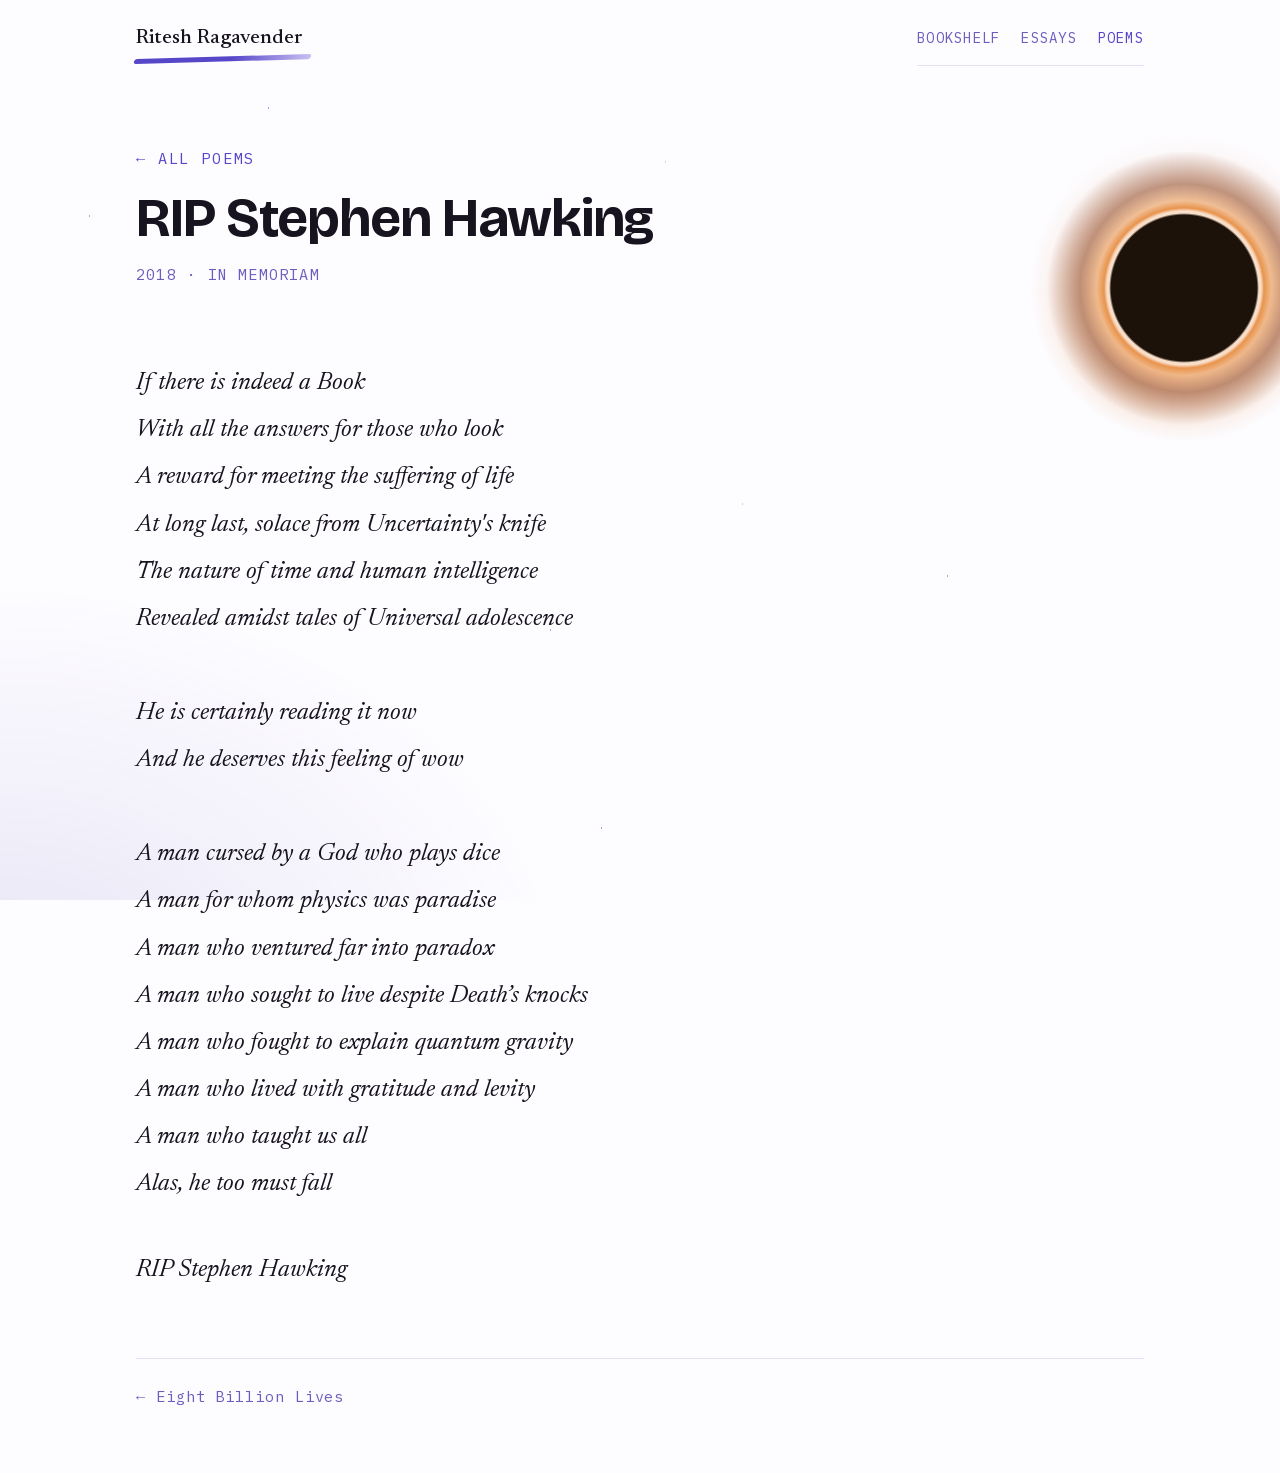
<file: poems/stephen-hawking/index.html>
<!DOCTYPE html>
<html lang="en">
<head>
<meta charset="utf-8">
<meta name="viewport" content="width=device-width, initial-scale=1">
<title>RIP Stephen Hawking</title>
<link rel="canonical"
  href="https://riteshragavender.com/poems/stephen-hawking/">
<link rel="icon" href="/assets/favicon.svg" type="image/svg+xml">
<link rel="stylesheet" href="/assets/style.css?v=13">
<script src="/js/typography.js" defer></script>

<style>
/* a black hole, faintly radiating — the thing he explained */
html { background:var(--paper); }
body { background:transparent; }
.sky { position:fixed; inset:0; z-index:-1; pointer-events:none;
  overflow:hidden;
  background:
    radial-gradient(50rem 36rem at 0% 110%,
      color-mix(in srgb, var(--muted) 14%, transparent),
      transparent 70%); }

/* sparse, still stars — dimmer than a clear night */
.sky::before { content:''; position:absolute; inset:0;
  background-image:
    radial-gradient(1.6px 1.6px at 7% 24%,
      var(--accent) 50%, transparent 52%),
    radial-gradient(1px 1px at 14% 62%,
      var(--accent) 50%, transparent 52%),
    radial-gradient(1.6px 1.6px at 21% 12%,
      var(--accent) 50%, transparent 52%),
    radial-gradient(1px 1px at 28% 84%,
      var(--accent) 50%, transparent 52%),
    radial-gradient(1px 1px at 35% 38%,
      var(--accent) 50%, transparent 52%),
    radial-gradient(1.6px 1.6px at 43% 70%,
      var(--accent) 50%, transparent 52%),
    radial-gradient(1px 1px at 52% 18%,
      var(--accent) 50%, transparent 52%),
    radial-gradient(1px 1px at 58% 56%,
      var(--accent) 50%, transparent 52%),
    radial-gradient(1px 1px at 66% 88%,
      var(--accent) 50%, transparent 52%),
    radial-gradient(1.6px 1.6px at 47% 92%,
      var(--accent) 50%, transparent 52%),
    radial-gradient(1px 1px at 9% 44%,
      var(--accent) 50%, transparent 52%),
    radial-gradient(1px 1px at 84% 78%,
      var(--accent) 50%, transparent 52%),
    radial-gradient(1px 1px at 31% 6%,
      var(--accent) 50%, transparent 52%),
    radial-gradient(1.6px 1.6px at 74% 64%,
      var(--accent) 50%, transparent 52%);
  opacity:.5; }

/* accretion glow, brighter on one side, slowly turning.
   plasma runs hot — orange, the one warm note on the site */
.halo, .hole { position:absolute; top:5rem; right:-4rem;
  width:38rem; height:38rem; border-radius:50%;
  --ember:#E8944D; --ember-deep:#8F4522; }
.halo {
  background:
    conic-gradient(from 210deg,
      color-mix(in srgb, var(--ember) 30%, transparent),
      color-mix(in srgb, var(--ember) 6%, transparent) 38%,
      color-mix(in srgb, var(--ember) 18%, transparent) 64%,
      color-mix(in srgb, var(--ember) 30%, transparent));
  -webkit-mask:radial-gradient(closest-side,
    transparent 0 33%, #000 38% 54%, transparent 74%);
  mask:radial-gradient(closest-side,
    transparent 0 33%, #000 38% 54%, transparent 74%);
  filter:blur(6px);
  animation:spin 90s linear infinite; }

/* the hole itself, and its thin photon ring — white-hot at
   the ring, cooling outward through purple */
.hole {
  background:radial-gradient(closest-side,
    color-mix(in srgb, var(--ember) 12%, #000) 0 35%,
    color-mix(in srgb, var(--ember) 30%, #fff) 36% 37%,
    var(--ember) 38.5%,
    color-mix(in srgb, var(--ember) 55%, transparent) 42%,
    color-mix(in srgb, var(--ember-deep) 55%, transparent) 50%,
    transparent 66%);
  animation:radiate 8s ease-in-out infinite; }

@keyframes spin { to { transform:rotate(1turn); } }
@keyframes radiate {
  0%,100% { opacity:.8; } 50% { opacity:1; } }

/* keep the disc clear of the text column; hide when the
   viewport is too narrow for both */
@media (max-width:1280px) {
  .halo, .hole { width:26rem; height:26rem; right:-7rem; } }
@media (max-width:960px) {
  .halo, .hole { display:none; } }
</style>

</head>
<body>
<div class="sky" aria-hidden="true">
  <div class="halo"></div>
  <div class="hole"></div>
</div>
<div class="wrap">

<nav class="top">
  <a class="sig" href="/">Ritesh Ragavender</a>
  <div class="links">
    <a href="/bookshelf/">Bookshelf</a>
    <a href="/essays/">Essays</a>
    <a href="/poems/" class="here">Poems</a>
  </div>
</nav>

<div class="page-head">
  <a class="crumb" href="/poems/">← All poems</a>
  <h1>RIP Stephen Hawking</h1>
  <p class="meta">2018 · IN MEMORIAM</p>
</div>

<div class="poem-solo">
<pre>If there is indeed a Book
With all the answers for those who look
A reward for meeting the suffering of life
At long last, solace from Uncertainty's knife
The nature of time and human intelligence
Revealed amidst tales of Universal adolescence

He is certainly reading it now
And he deserves this feeling of wow

A man cursed by a God who plays dice
A man for whom physics was paradise
A man who ventured far into paradox
A man who sought to live despite Death&rsquo;s knocks
A man who fought to explain quantum gravity
A man who lived with gratitude and levity
A man who taught us all
Alas, he too must fall</pre>
<p class="after">RIP Stephen Hawking</p>
</div>

<div class="pn">
  <a href="/poems/eight-billion-lives/">← Eight Billion Lives</a>
  <span></span>
</div>


</div>
</body>
</html>
</file>
<file: assets/style.css>
/* ---------- fonts ---------- */
@font-face { font-family:'Bricolage';
  src:url('fonts/BricolageGrotesque-600.woff2') format('woff2');
  font-weight:600 700; font-style:normal; font-display:swap; }
@font-face { font-family:'Newsreader';
  src:url('fonts/Newsreader-400.woff2') format('woff2');
  font-weight:400 500; font-style:normal; font-display:swap; }
@font-face { font-family:'Newsreader';
  src:url('fonts/Newsreader-400i.woff2') format('woff2'); font-weight:400;
  font-style:italic; font-display:swap; }
@font-face { font-family:'Montserrat';
  src:url('fonts/Montserrat.woff2') format('woff2'); font-weight:400 700;
  font-style:normal; font-display:swap; }
@font-face { font-family:'PlexMono';
  src:url('fonts/IBMPlexMono-400.woff2') format('woff2'); font-weight:400;
  font-style:normal; font-display:swap; }
@font-face { font-family:'PlexMono';
  src:url('fonts/IBMPlexMono-500.woff2') format('woff2'); font-weight:500;
  font-style:normal; font-display:swap; }

@font-face { font-family:'JetBrains Mono';
  src:url('fonts/JetBrainsMono.woff2') format('woff2');
  font-weight:400 700; font-style:normal; font-display:swap; }

/* ---------- tokens ---------- */
:root {
  --paper:#FDFCFF;
  --panel:#F3F0FC;
  --ink:#17131F;
  --muted:#6C5DBE;
  --accent:#5646C8;
  --accent-soft:#C9BFF2;
  --line:#E5E0F5;
  --tape:rgba(185,172,230,.38);
  --kills:#C03B36;
  --work:#9A6B10;
  --shelf:#251F38;
  --f-display:'Bricolage', 'Avenir Next', sans-serif;
  --f-body:'Newsreader', 'Iowan Old Style', Georgia, serif;
  --f-mono:'PlexMono', ui-monospace, 'SF Mono', Menlo, monospace;
  color-scheme: light dark;
}
:root[data-font="gotham"] {
  --f-display:'Montserrat', 'Avenir Next', sans-serif;
  --f-body:'Montserrat', sans-serif;
  --f-mono:'Montserrat', sans-serif;
}
:root[data-font="gotham"] body { font-size:1.02rem; }
:root[data-font="mono"] {
  --f-display:'JetBrains Mono', monospace;
  --f-body:'JetBrains Mono', monospace;
  --f-mono:'JetBrains Mono', monospace;
}
:root[data-font="mono"] body { font-size:.95rem; line-height:1.75; }
@media (prefers-color-scheme: dark) {
  :root {
    --paper:#110E1A; --panel:#1B1728; --ink:#F4F2FC; --muted:#9D8FE0;
    --accent:#A99BFF; --accent-soft:#453A78; --line:#322A50;
      --tape:rgba(169,155,255,.22);
    --kills:#FF5C55; --work:#D9A03C; --shelf:#0B0914;
  }
}

/* ---------- base ---------- */
* { box-sizing:border-box; }
html { scroll-behavior:smooth; }
@media (prefers-reduced-motion: reduce) {
  html { scroll-behavior:auto; }
  * { transition:none !important; animation:none !important; }
}
body {
  margin:0; overflow-x:clip; background:var(--paper); color:var(--ink);
  font-family:var(--f-body);
  font-size:1.125rem; line-height:1.65;
  -webkit-font-smoothing:antialiased;
}
.wrap { max-width:66rem; margin:0 auto; padding:0 1.5rem; }
a { color:inherit; }
a:focus-visible { outline:2px solid var(--accent); outline-offset:3px;
  border-radius:2px; }
::selection { background:var(--accent-soft); color:var(--ink); }
img { max-width:100%; height:auto; }
.mono { font-family:var(--f-mono); }
p, li, blockquote, .d, .after { text-wrap:pretty; }

/* ---------- nav ---------- */
nav.top {
  display:flex; justify-content:space-between; align-items:baseline;
    gap:1rem;
  padding:1.4rem 0 1.2rem;
}
nav.top .links {
  border-bottom:1px solid var(--line); padding-bottom:.9rem;
}
nav.top .sig {
  font-family:var(--f-body); font-weight:500;
  font-size:1.3rem; letter-spacing:0;
  text-decoration:none; position:relative;
  display:inline-block;
}
nav.top .sig::after {
  content:''; position:absolute; left:-2px; right:-8px;
  bottom:-7px; height:5px; border-radius:3px;
  background:linear-gradient(90deg, var(--accent) 0%,
    var(--accent) 55%, var(--accent-soft) 100%);
  transform:rotate(-1.6deg) skewX(-18deg);
  transform-origin:left center;
}
nav.top .sig:hover::after {
  transform:rotate(-2.4deg) skewX(-18deg);
  transition:transform .18s ease;
}
nav.top .links { display:flex; gap:1.3rem; flex-wrap:wrap;
  justify-content:flex-end; }
nav.top .links a {
  font-family:var(--f-mono); font-size:.88rem;
  letter-spacing:.09em; text-transform:uppercase;
  text-decoration:none; color:var(--muted); transition:color .15s;
}
nav.top .links a:hover, nav.top .links a:focus-visible,
  nav.top .links a.here { color:var(--accent); }


/* ---------- hero / about (home) ---------- */
header.hero { padding:2.2rem 0 1rem; }
.hero .eyebrow {
  font-family:var(--f-mono); font-size:.78rem; letter-spacing:.14em;
    text-transform:uppercase;
  color:var(--accent); margin:0 0 1.2rem;
}
.hero h1 {
  font-family:var(--f-display); font-weight:700;
  font-size:clamp(2.7rem, 7.5vw, 5rem); line-height:1;
    letter-spacing:-.025em;
  margin:0 0 1.4rem; text-wrap:balance;
}
.hero h1 em { font-style:normal; color:var(--accent); }
.hero p.lede {
  font-size:clamp(1.15rem, 2.1vw, 1.4rem); line-height:1.5; max-width:36ch;
    margin:0;
}
.about-grid { display:grid; grid-template-columns:1.05fr .95fr; gap:3.5rem;
  align-items:start; margin-top:3.5rem; }
.about-copy p { margin:0 0 1.2em;  }
.about-copy a {
  color:var(--accent);
  text-decoration-color:var(--accent-soft);
  text-underline-offset:3px;
}
.about-copy a:hover { text-decoration-color:var(--accent); }
.about-copy p:last-of-type { margin-bottom:0; }
.facts { margin:2.2rem 0 0; padding:0; list-style:none; display:flex;
  flex-direction:column; gap:.55rem; }
.facts li { font-family:var(--f-mono); font-size:.8rem; color:var(--muted);
  display:flex; gap:.8rem; }
.facts li b { font-weight:500; color:var(--accent); min-width:7.5rem; }
.prints { display:flex; flex-direction:column; gap:2.6rem;
  padding-top:.4rem; }
.print { position:relative; transition:transform .2s ease; }
.print:nth-child(1) { transform:rotate(-1.6deg); }
.print:nth-child(2) { transform:rotate(1.3deg); align-self:flex-end;
  width:88%; }
.print:nth-child(3) { transform:rotate(-1.1deg); width:92%; }
.print .ph {
  background:var(--panel); padding:10px 10px 12px; border-radius:2px;
  box-shadow:0 10px 28px rgba(10,8,20,.16), 0 2px 6px rgba(10,8,20,.10);
}
.print img { display:block; width:100%; border-radius:1px; }

/* ---------- photo strip (landing) ---------- */
.photo-strip {
  display:grid; grid-template-columns:repeat(3, 1fr); gap:10px;
  margin-top:3rem;
}
.photo-strip img {
  width:100%; aspect-ratio:1 / 1; object-fit:cover; display:block;
  border-radius:8px;
}
.photo-strip img.face-up { object-position:50% 18%; }

/* ---------- quick links (landing, hidden everywhere) ---------- */
.quick-links {
  display:none; flex-wrap:wrap; gap:1rem 2.4rem;
  padding:2.4rem 0 4rem;
}
.quick-links a {
  font-family:var(--f-mono); font-size:.92rem; letter-spacing:.1em;
  text-transform:uppercase; text-decoration:none;
  color:var(--accent); transition:color .15s;
}
.quick-links a::after { content:' →'; }
.quick-links a:hover, .quick-links a:focus-visible {
  color:var(--ink);
}

/* ---------- landing directory ---------- */
.dir { padding:3.6rem 0 4.2rem; border-bottom:1px solid var(--line); }
.dir-label {
  font-family:var(--f-mono); font-size:.75rem; letter-spacing:.14em;
    text-transform:uppercase;
  color:var(--accent); margin:0 0 1.4rem;
}
.dir-row {
  display:grid; grid-template-columns:1fr auto; align-items:baseline;
    column-gap:2rem;
  padding:1.5rem 0; border-top:1px solid var(--line); text-decoration:none;
}
.dir-row .t {
  font-family:var(--f-display); font-weight:600;
    font-size:clamp(1.7rem, 4vw, 2.4rem);
  letter-spacing:-.02em; line-height:1.1; transition:color .15s;
}
.dir-row .t::after { content:' →'; color:var(--accent-soft);
  transition:color .15s; }
.dir-row:hover .t, .dir-row:focus-visible .t { color:var(--accent); }
.dir-row:hover .t::after { color:var(--accent); }
.dir-row .d { grid-column:1; color:var(--muted); font-style:italic;
  font-size:1rem; max-width:50ch; }
.dir-row .m {
  grid-column:2; grid-row:1 / span 2; align-self:center; text-align:right;
  font-family:var(--f-mono); font-size:.75rem; color:var(--muted);
    white-space:nowrap;
  font-variant-numeric:tabular-nums;
}

/* ---------- sections (home) ---------- */
section { padding:4.2rem 0 4.6rem; border-bottom:1px solid var(--line); }
.sect-head { display:flex; align-items:baseline; gap:1rem;
  margin-bottom:2.2rem; }
.sect-head .tag {
  font-family:var(--f-mono); font-size:.75rem; letter-spacing:.14em;
    text-transform:uppercase;
  color:var(--accent); white-space:nowrap;
}
.sect-head h2 {
  font-family:var(--f-display); font-weight:600; font-size:1.9rem;
    letter-spacing:-.02em;
  margin:0; line-height:1.1;
}
.sect-head .rule { flex:1; height:1px; background:var(--line);
  align-self:center; }
.sect-note { font-family:var(--f-mono); font-size:.78rem;
  color:var(--muted); margin:1.6rem 0 0; }

/* ---------- bookshelf ---------- */
.shelf-wrap { position:relative; }
.shelf-wrap::before, .shelf-wrap::after {
  content:''; position:absolute; top:0; bottom:0; width:42px;
  z-index:1; pointer-events:none;
}
.shelf-wrap::before {
  left:0;
  background:linear-gradient(90deg, var(--paper), transparent);
}
.shelf-wrap::after {
  right:0;
  background:linear-gradient(270deg, var(--paper), transparent);
}
.shelf-nav {
  position:absolute; top:42%; z-index:2;
  width:36px; height:36px; border-radius:50%;
  display:flex; align-items:center; justify-content:center;
  background:var(--panel); border:1px solid var(--line);
  color:var(--accent); font-size:1rem; cursor:pointer;
  transition:opacity .2s, border-color .15s;
}
.shelf-nav:hover { border-color:var(--accent); }
.shelf-nav.prev { left:-8px; }
.shelf-nav.next { right:-8px; }
.shelf-nav[disabled] { opacity:0; visibility:hidden;
  pointer-events:none; }
.shelf-scroll {
  overflow-x:auto; -webkit-overflow-scrolling:touch;
  scrollbar-width:none; overscroll-behavior-x:contain;
}
.shelf-scroll::-webkit-scrollbar { display:none; }
.shelf-inner { width:max-content; min-width:100%; }
.shelf {
  display:flex; align-items:flex-end; gap:5px; flex-wrap:nowrap;
  padding:14px 1rem 0; min-height:280px;
}
.book {
  position:relative; display:flex; align-items:center;
  justify-content:center; text-align:center;
  writing-mode:vertical-rl; cursor:pointer;
  font-family:var(--f-mono); font-size:.76rem;
  letter-spacing:.04em; line-height:1.55;
  border-radius:2px 2px 0 0; padding:1rem 6px;
  box-shadow:inset -2px 0 0 rgba(0,0,0,.18),
    inset 2px 0 0 rgba(255,255,255,.07);
  transition:transform .18s ease;
  flex:none; overflow:hidden;
}
.book:hover, .book:focus-visible { transform:translateY(-9px); }
.book.active {
  transform:translateY(-11px);
  box-shadow:0 0 0 2px var(--accent),
    0 8px 22px rgba(86,70,200,.35);
}
.book.active:hover { transform:translateY(-11px); }
.book.lean { transform:rotate(7deg) translateY(2px);
  transform-origin:bottom left; margin-left:14px; margin-right:6px; }
.book.lean:hover { transform:rotate(7deg) translateY(-7px); }
.shelf-board { height:10px; background:var(--shelf); border-radius:2px;
  box-shadow:0 3px 0 rgba(0,0,0,.12); }
.flat-stack { display:flex; align-items:center; gap:.75rem;
  margin:1.1rem 1rem 0; flex-wrap:wrap; }
.flat-book {
  height:26px; display:flex; align-items:center; padding:0 1rem;
  font-family:var(--f-mono); font-size:.68rem; letter-spacing:.05em;
  border-radius:2px; box-shadow:inset 0 -3px 0 rgba(0,0,0,.15);
}
.flat-label { font-family:var(--f-mono); font-size:.72rem;
  color:var(--muted); }

/* ---------- book log ---------- */
.book-log { padding-top:1rem; }
.entry { border-top:1px solid var(--line); }
.entry:last-child { border-bottom:1px solid var(--line); }
.entry summary {
  display:grid; grid-template-columns:1fr auto auto;
  align-items:baseline; column-gap:1.4rem;
  padding:1.05rem 0; cursor:pointer; list-style:none;
}
.entry summary::-webkit-details-marker { display:none; }
.entry summary::after {
  content:'+'; font-family:var(--f-mono); font-size:1rem;
  color:var(--accent);
}
.entry[open] summary::after { content:'−'; }
.entry .bt {
  font-family:var(--f-body); font-weight:500; font-size:1.25rem;
  line-height:1.3; transition:color .15s;
}
.entry summary:hover .bt { color:var(--accent); }
.entry .ba {
  font-family:var(--f-mono); font-size:.8rem;
  letter-spacing:.06em; color:var(--muted);
  text-transform:uppercase; white-space:nowrap;
}
.binfo {
  display:flex; gap:1.5rem; align-items:flex-start;
  padding:.4rem 0 1.2rem;
}
.cover {
  width:96px; flex:none; border-radius:3px;
  border:1px solid var(--line);
}
.entry .notes { max-width:120ch; }

/* bio/hook: its own group with a purple header */
.entry .notes > p:first-child::before {
  content:'About'; display:block;
  font-family:var(--f-mono); font-weight:500;
  font-size:.85rem; letter-spacing:.16em;
  text-transform:uppercase; color:var(--accent);
  margin-bottom:.4rem;
}
.entry .notes > p:first-child {
  margin-bottom:2.2rem;
}

/* lesson lead: mono chip + statement */
.entry .notes > p:has(> strong:first-child) {
  margin:2.2rem 0 .5rem; font-size:1.15rem; line-height:1.5;
  font-weight:700;
}
.entry .notes > p > strong {
  display:block; font-family:var(--f-mono); font-weight:500;
  font-size:.85rem; letter-spacing:.16em;
  text-transform:uppercase; color:var(--accent);
  margin-bottom:.3rem; font-style:normal;
}

/* story paragraph sits close under its lesson */
.entry .notes > p:has(> strong:first-child) + p {
  margin-top:.9rem;
}
.entry .notes p {
  margin:0 0 .8em; font-size:1.05rem; line-height:1.65;
  color:var(--ink);
  text-align:justify; hyphens:auto;
}
.entry .notes > p:first-child,
.entry .notes > p:has(> strong:first-child) {
  text-align:left; hyphens:none;
}

.book-log.shelf-mode .entry { border:none; }
.book-log.shelf-mode .entry:not([open]) { display:none; }
.book-log.shelf-mode summary {
  pointer-events:none; padding-bottom:1rem;
}
.book-log.shelf-mode .bt { font-size:1.7rem; }
.book-log.shelf-mode summary::after { content:''; }
.book-log.shelf-mode .entry[open] {
  background:var(--panel); border:1px solid var(--line);
  border-radius:6px; padding:1.4rem 3.2rem 1.8rem;
}
.book-log.shelf-mode summary {
  border-bottom:1px solid var(--line); margin-bottom:1.4rem;
}

/* ---------- essay index ---------- */
.essay-list { display:flex; flex-direction:column; }
.essay {
  display:grid; grid-template-columns:1fr auto; column-gap:2rem;
    row-gap:.15rem;
  padding:1.35rem 0; border-top:1px solid var(--line); text-decoration:none;
}
.essay:first-child { border-top:none; }
.essay .t {
  font-family:var(--f-body); font-weight:500; font-size:1.45rem;
    letter-spacing:-.01em;
  transition:color .15s; line-height:1.25;
}
.essay:hover .t, .essay:focus-visible .t { color:var(--accent); }
.essay .d { grid-column:1; color:var(--ink); font-size:1rem;
  font-style:italic; max-width:52ch; }
.essay .m {
  grid-column:2; grid-row:1 / span 2; align-self:center;
  font-family:var(--f-mono); font-size:.75rem; color:var(--muted);
  text-align:right; white-space:nowrap; font-variant-numeric:tabular-nums;
}

/* ---------- poem index ---------- */
/* a single-column list, same shape as the essay index, so the
   count of poems never leaves the last one stranded in a grid.
   Two-column grid per row (title+preview, then a meta column)
   matches .essay so a per-row icon can sit where "3 MIN" sits. */
.poems { display:flex; flex-direction:column; }
.poem-card {
  display:grid; grid-template-columns:1fr auto; column-gap:2rem;
    row-gap:.45rem;
  text-decoration:none;
  padding:1.35rem 0; border-top:1px solid var(--line);
  transition:border-color .15s;
}
.poem-card:first-child { border-top:none; }
.poem-card h3 {
  grid-column:1;
  font-family:var(--f-mono); font-weight:500; font-size:1.05rem;
  letter-spacing:.12em; text-transform:uppercase;
  color:var(--muted); margin:0;
  transition:color .15s;
}
.poem-card:hover h3, .poem-card:focus-visible h3 { color:var(--accent); }
.poem-card pre {
  grid-column:1;
  font-family:var(--f-body); font-style:italic; font-size:1.15rem;
  line-height:1.6; margin:0; white-space:pre-wrap; color:var(--ink);
  display:-webkit-box; -webkit-box-orient:vertical;
  -webkit-line-clamp:2; line-clamp:2;
  overflow:hidden;
}

/* ---------- standup ---------- */
.premises { display:grid;
  grid-template-columns:repeat(auto-fill, minmax(16.5rem, 1fr)); gap:1.2rem;
  }
.card {
  background:var(--panel); border:1px solid var(--line); border-radius:4px;
  padding:1.2rem 1.3rem 1.3rem; display:flex; flex-direction:column;
    gap:.8rem;
  transition:transform .16s ease;
}
.card:nth-child(odd) { transform:rotate(-.5deg); }
.card:nth-child(even) { transform:rotate(.4deg); }
.card:hover { transform:rotate(0deg) translateY(-3px); }
.chip {
  align-self:flex-start; font-family:var(--f-mono); font-size:.68rem;
    font-weight:500;
  letter-spacing:.12em; text-transform:uppercase;
  padding:.18rem .55rem; border-radius:99px; border:1px solid currentColor;
}
.chip.kills { color:var(--kills); }
.chip.work  { color:var(--work); }
.chip.new   { color:var(--accent); }
.chip.retired { color:var(--muted); }
.card p { margin:0; font-family:var(--f-mono); font-size:.88rem;
  line-height:1.6; }
.card.retired p { color:var(--muted); }

/* ---------- article & poem pages ---------- */
.page-head { padding:3.8rem 0 2.6rem; }
.page-head .crumb {
  font-family:var(--f-mono); font-size:.95rem;
  letter-spacing:.12em; text-transform:uppercase;
  color:var(--accent); text-decoration:none;
}
.page-head .crumb:hover { text-decoration:underline; }
.page-head h1 {
  font-family:var(--f-display); font-weight:700;
  font-size:clamp(2.2rem, 5.5vw, 3.4rem); line-height:1.05;
    letter-spacing:-.02em;
  margin:.9rem 0 .9rem; text-wrap:balance;
}
.page-head .meta {
  font-family:var(--f-mono); font-size:.95rem;
  letter-spacing:.08em; color:var(--muted);
  text-transform:uppercase;
}
.prose { max-width:62ch; padding-bottom:4rem; }
.prose p { margin:0 0 1.35em; text-align:justify;
  -webkit-hyphens:auto; hyphens:auto; }
.prose a {
  color:var(--accent);
  text-decoration-color:var(--accent-soft);
  text-underline-offset:3px;
}
.prose a:hover { text-decoration-color:var(--accent); }
.prose h2 {
  font-family:var(--f-mono); font-size:1.1rem; letter-spacing:.1em;
  text-transform:uppercase; color:var(--accent);
  margin:2.6rem 0 1rem;
}
.prose mjx-container { overflow-x:auto; overflow-y:hidden; }
.gol {
  margin:2.4rem 0 .7rem; border:1px solid var(--line);
  border-radius:6px; overflow:hidden; line-height:0;
}
.gol canvas { display:block; }
.gol-cap {
  font-family:var(--f-mono); font-size:.78rem;
  color:var(--muted); margin:0 0 2.2rem;
}
.prose p.opener::first-letter {
  font-family:var(--f-display); font-weight:700; font-size:3.1em;
    line-height:.85;
  float:left; padding:.06em .12em 0 0; color:var(--accent);
}
.prose blockquote {
  margin:2.2rem 0; padding:0 0 0 1.5rem;
    border-left:2px solid var(--accent-soft);
  font-style:italic; font-size:1.3rem; line-height:1.55; color:var(--muted);
}
.prose blockquote:first-child { margin-top:.5rem; }
.poem-solo { max-width:38rem; padding:1rem 0 4rem; }
/* A poem line never wraps.
   On a narrow screen the type shrinks until the longest line fits.
   The longest line is 47 characters, about 19.5em wide in italics.
   The page's side padding on a phone is 2.25rem on each side. */
.poem-solo pre {
  font-family:var(--f-body); font-style:italic;
  font-size:min(clamp(1.3rem, 2.6vw, 1.55rem),
    calc((100vw - 4.5rem) / 19.5));
  line-height:1.9; white-space:pre-wrap; margin:0;
}
.poem-solo .after {
  font-family:var(--f-body); font-style:italic;
  font-size:clamp(1.3rem, 2.6vw, 1.55rem); line-height:1.9;
  margin:2.4rem 0 0;
}
.pn {
  display:flex; justify-content:space-between; gap:1.5rem; flex-wrap:wrap;
  padding:1.6rem 0 0; border-top:1px solid var(--line); margin-bottom:4rem;
}
.pn a {
  font-family:var(--f-mono); font-size:.95rem;
  letter-spacing:.06em; color:var(--muted);
  text-decoration:none;
}
.pn a:hover { color:var(--accent); }

/* ---------- footer ---------- */
footer { padding:2.4rem 0 3.2rem; display:flex;
  justify-content:space-between; gap:1.5rem; flex-wrap:wrap; }
footer p { margin:0; font-family:var(--f-mono); font-size:.75rem;
  color:var(--muted); }
footer a { color:var(--muted); }
footer a:hover { color:var(--accent); }

/* ---------- mobile ---------- */
@media (max-width: 760px) {
  body { font-size:1.06rem; }
  .wrap { padding:0 2.25rem; }
  nav.top { flex-direction:column; gap:2.1rem; align-items:flex-start; }
  nav.top .links { justify-content:flex-start; gap:1rem 1.2rem; }
  header.hero { padding:1rem 0 2.4rem; }
  .page-head { padding:2rem 0 1.4rem; }
  /* On a phone the nav already names the list page. */
  .page-head.list-head { display:none; }
  .list-head + section { margin-top:1.2rem; }
  section { padding:3.2rem 0 3.6rem; }
  .about-grid { grid-template-columns:1fr; gap:2.8rem; }
  .about-copy p { text-align:justify; hyphens:auto; -webkit-hyphens:auto; }
  .about-copy .own-para-on-phone { display:block; margin-top:1.2em; }
  .photo-strip { gap:6px; margin-top:2.4rem; }
  .photo-strip img { border-radius:6px; }
  .quick-links {
    display:none; flex-wrap:nowrap; justify-content:flex-start;
    gap:1.4rem; padding:2rem 0 3rem;
  }
  .quick-links a {
    font-size:.95rem; letter-spacing:.05em; white-space:nowrap;
  }
  .cover { width:74px; }
  .binfo { gap:1rem; }
  .entry summary { grid-template-columns:1fr auto; row-gap:.1rem; }
  .entry .bt { grid-column:1; font-size:1.1rem; }
  .entry .ba {
    grid-column:1; grid-row:2; white-space:normal;
  }
  .entry summary::after { grid-column:2; grid-row:1 / span 2; }
  .essay { grid-template-columns:1fr; }
  .essay .m { display:none; }
  .page-head .meta .tag { display:none; }
  .dir-row { grid-template-columns:1fr; }
  .dir-row .m { grid-column:1; grid-row:auto; text-align:left;
    margin-top:.3rem; }
    .shelf-scroll { overflow-x:auto; -webkit-overflow-scrolling:touch;
    scrollbar-width:none; }
  .shelf-scroll::-webkit-scrollbar { display:none; }
  .shelf-inner { width:max-content; min-width:100%; }
  .shelf { flex-wrap:nowrap; padding:0 .25rem; }
  .flat-stack { margin-left:.25rem; }
}
</file>
